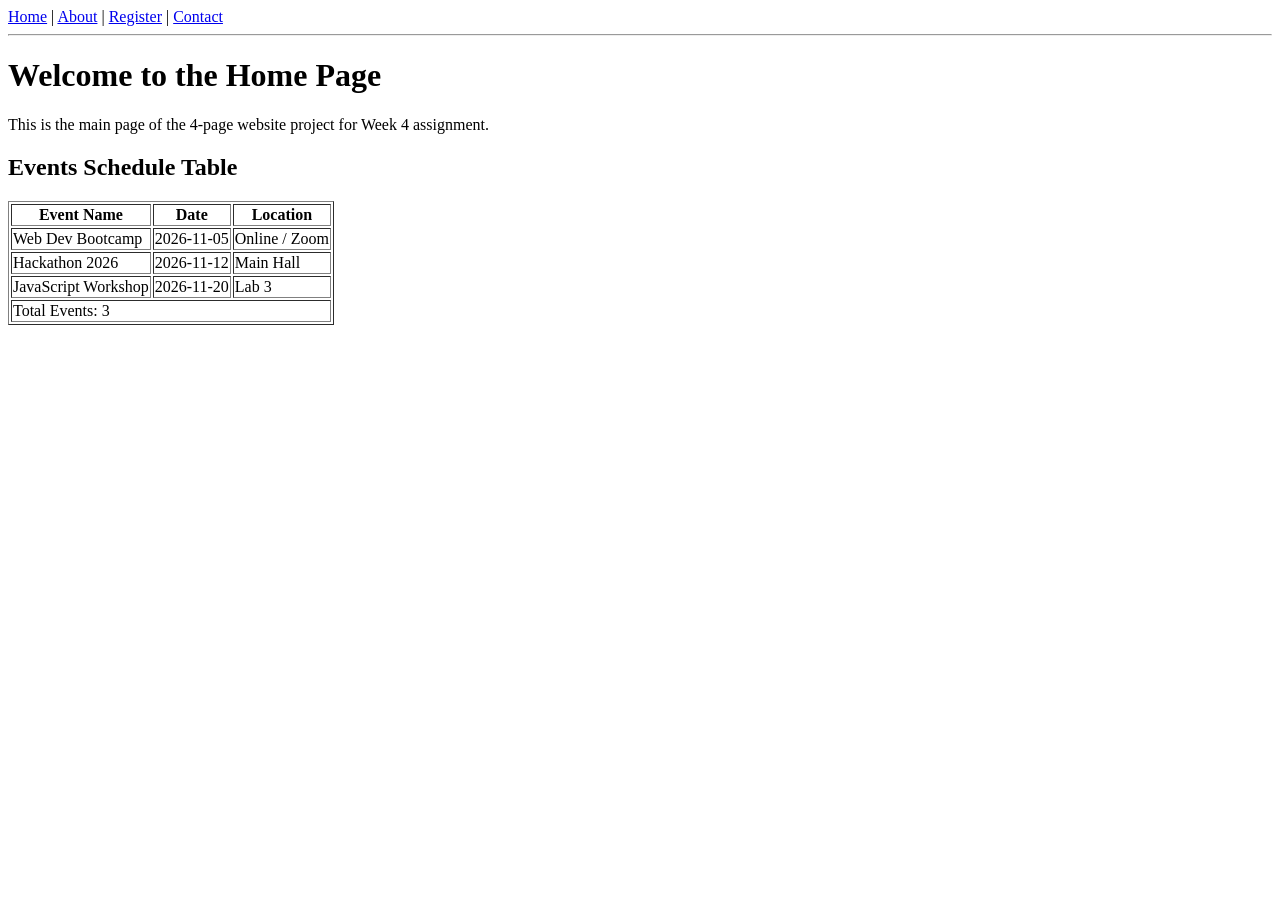
<file: week4/index.html>
<!DOCTYPE html>
<html lang="en">

<head>
    <!-- Task 4.4: Meta tags & Favicon -->
    <meta charset="UTF-8">
    <meta name="viewport" content="width=device-width, initial-scale=1.0">
    <meta name="description" content="Home Page - Week 4 Web Development Assignment">
    <meta name="keywords" content="HTML, Home, Navigation, Web Development">
    <meta name="author" content="Shivayadav">
    <link rel="icon" type="image/x-icon" href="https://via.placeholder.com/16">
    <title>Home - Week 4 Assignment</title>
</head>

<body>

    <!-- Task 4.5: Navigation Menu Linking 4 Pages -->
    <header>
        <nav>
            <a href="index.html">Home</a> |
            <a href="about.html">About</a> |
            <a href="register.html">Register</a> |
            <a href="contact.html">Contact</a>
        </nav>
    </header>
    <hr>

    <main>
        <h1>Welcome to the Home Page</h1>
        <p>This is the main page of the 4-page website project for Week 4 assignment.</p>

        <!-- Task 4.3: Events Table -->
        <h2>Events Schedule Table</h2>
        <table border="1">
            <thead>
                <tr>
                    <th>Event Name</th>
                    <th>Date</th>
                    <th>Location</th>
                </tr>
            </thead>
            <tbody>
                <tr>
                    <td>Web Dev Bootcamp</td>
                    <td>2026-11-05</td>
                    <td>Online / Zoom</td>
                </tr>
                <tr>
                    <td>Hackathon 2026</td>
                    <td>2026-11-12</td>
                    <td>Main Hall</td>
                </tr>
                <tr>
                    <td>JavaScript Workshop</td>
                    <td>2026-11-20</td>
                    <td>Lab 3</td>
                </tr>
            </tbody>
            <tfoot>
                <tr>
                    <td colspan="3">Total Events: 3</td>
                </tr>
            </tfoot>
        </table>
    </main>

</body>

</html>
</file>
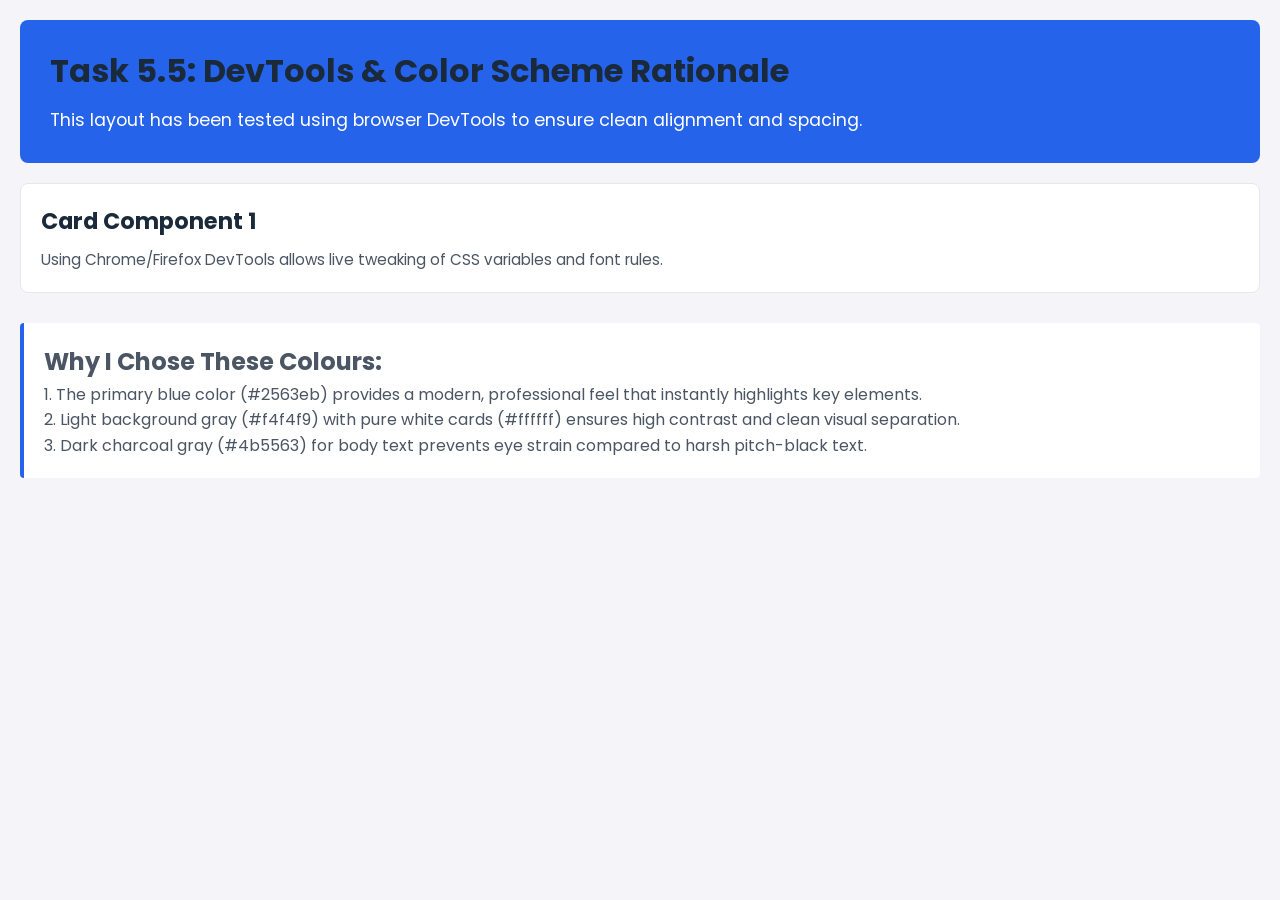
<file: week5/index.html>
<!DOCTYPE html>
<html lang="en">

<head>
    <meta charset="UTF-8">
    <meta name="viewport" content="width=device-width, initial-scale=1.0">
    <title>Week 5 Assignment</title>

    <!-- Task 5.3: Google Font (Poppins) Import -->
    <link rel="preconnect" href="https://fonts.googleapis.com">
    <link rel="preconnect" href="https://fonts.gstatic.com" crossorigin>
    <link href="https://fonts.googleapis.com/css2?family=Poppins:wght@300;400;600&display=swap" rel="stylesheet">

    <!-- Task 5.1 & 5.5: External Stylesheet Linked -->
    <link rel="stylesheet" href="style.css">
</head>

<body>

    <!-- Task 5.2, 5.3 & 5.4: Hero section -->
    <div id="hero">
        <h1>Task 5.5: DevTools & Color Scheme Rationale</h1>
        <p>This layout has been tested using browser DevTools to ensure clean alignment and spacing.</p>
    </div>

    <!-- Task 5.2, 5.3 & 5.4: Cards -->
    <div class="card">
        <h2>Card Component 1</h2>
        <p>Using Chrome/Firefox DevTools allows live tweaking of CSS variables and font rules.</p>
    </div>

    <!-- Task 5.5: 3 lines on why these colours were chosen -->
    <section class="color-reasons">
        <h2>Why I Chose These Colours:</h2>
        <p>1. The primary blue color (#2563eb) provides a modern, professional feel that instantly highlights key
            elements.</p>
        <p>2. Light background gray (#f4f4f9) with pure white cards (#ffffff) ensures high contrast and clean visual
            separation.</p>
        <p>3. Dark charcoal gray (#4b5563) for body text prevents eye strain compared to harsh pitch-black text.</p>
    </section>

</body>

</html>
</file>
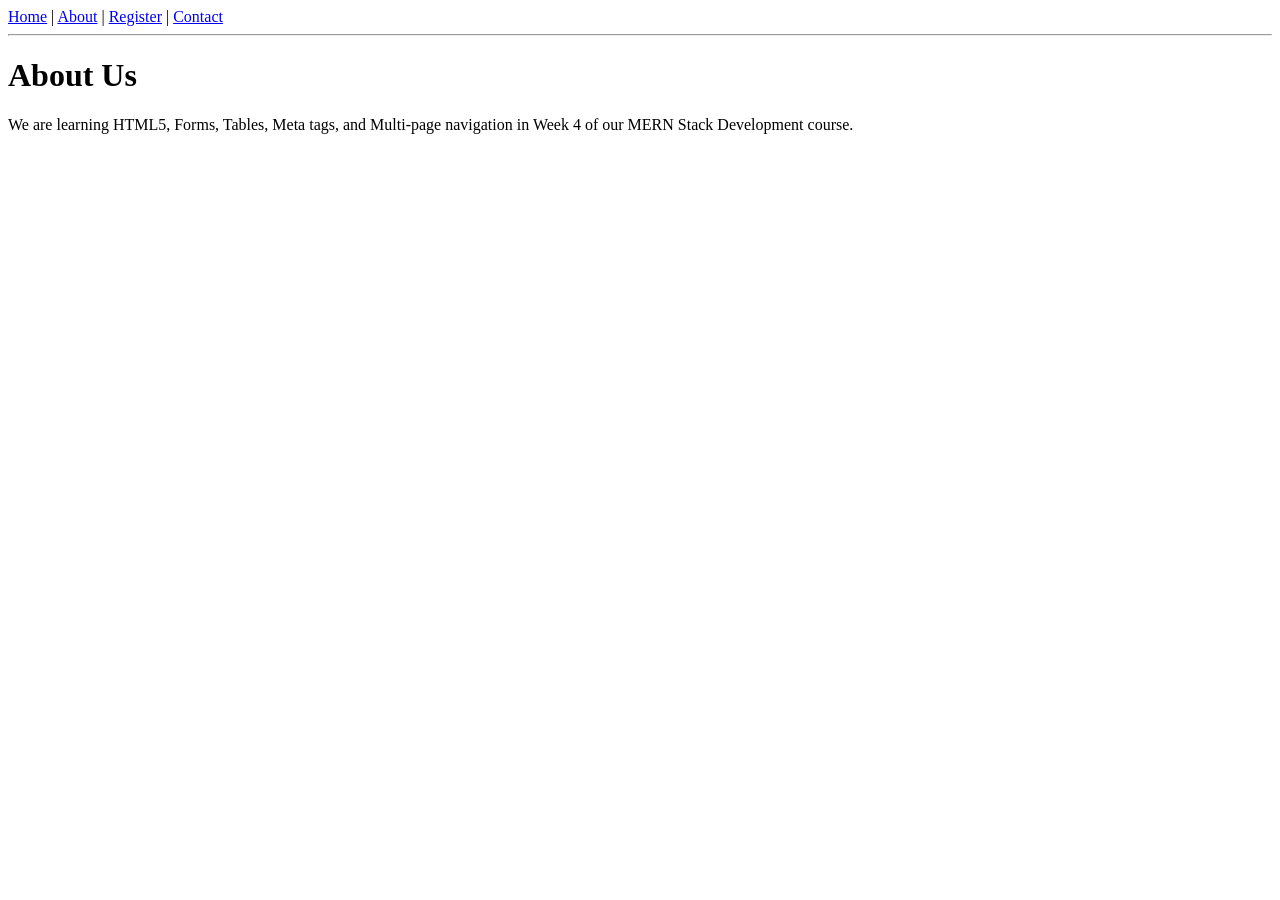
<file: week4/about.html>
<!DOCTYPE html>
<html lang="en">

<head>
    <meta charset="UTF-8">
    <meta name="viewport" content="width=device-width, initial-scale=1.0">
    <meta name="description" content="About Us Page - Week 4 Web Development Assignment">
    <title>About Us - Week 4 Assignment</title>
</head>

<body>

    <!-- Task 4.5: Navigation Menu Linking 4 Pages -->
    <header>
        <nav>
            <a href="index.html">Home</a> |
            <a href="about.html">About</a> |
            <a href="register.html">Register</a> |
            <a href="contact.html">Contact</a>
        </nav>
    </header>
    <hr>

    <main>
        <h1>About Us</h1>
        <p>We are learning HTML5, Forms, Tables, Meta tags, and Multi-page navigation in Week 4 of our MERN Stack
            Development course.</p>
    </main>

</body>

</html>
</file>
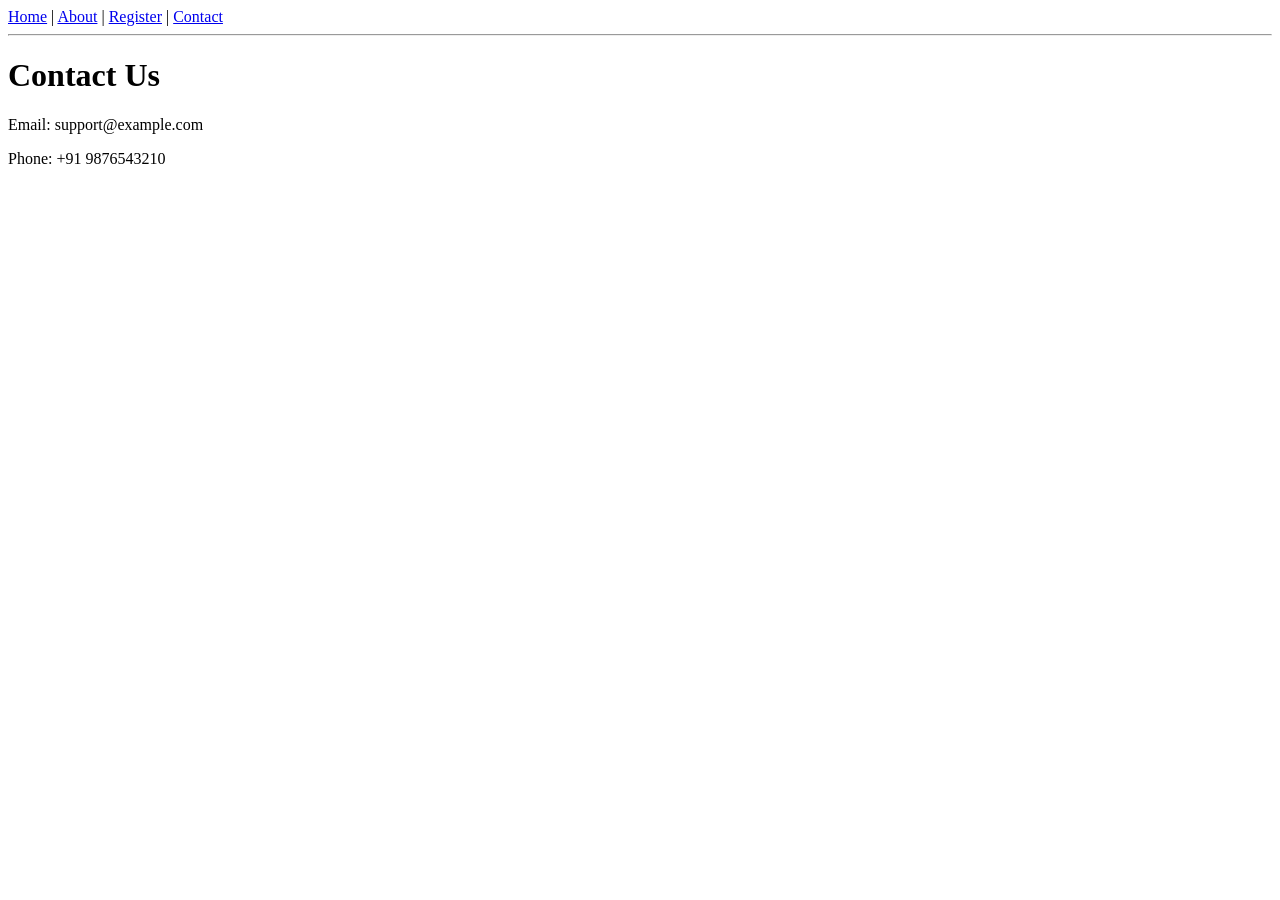
<file: week4/contect.html>
<!DOCTYPE html>
<html lang="en">

<head>
    <meta charset="UTF-8">
    <meta name="viewport" content="width=device-width, initial-scale=1.0">
    <meta name="description" content="Contact Us Page - Week 4 Web Development Assignment">
    <title>Contact Us - Week 4 Assignment</title>
</head>

<body>

    <!-- Task 4.5: Navigation Menu Linking 4 Pages -->
    <header>
        <nav>
            <a href="index.html">Home</a> |
            <a href="about.html">About</a> |
            <a href="register.html">Register</a> |
            <a href="contact.html">Contact</a>
        </nav>
    </header>
    <hr>

    <main>
        <h1>Contact Us</h1>
        <p>Email: support@example.com</p>
        <p>Phone: +91 9876543210</p>
    </main>

</body>

</html>
</file>
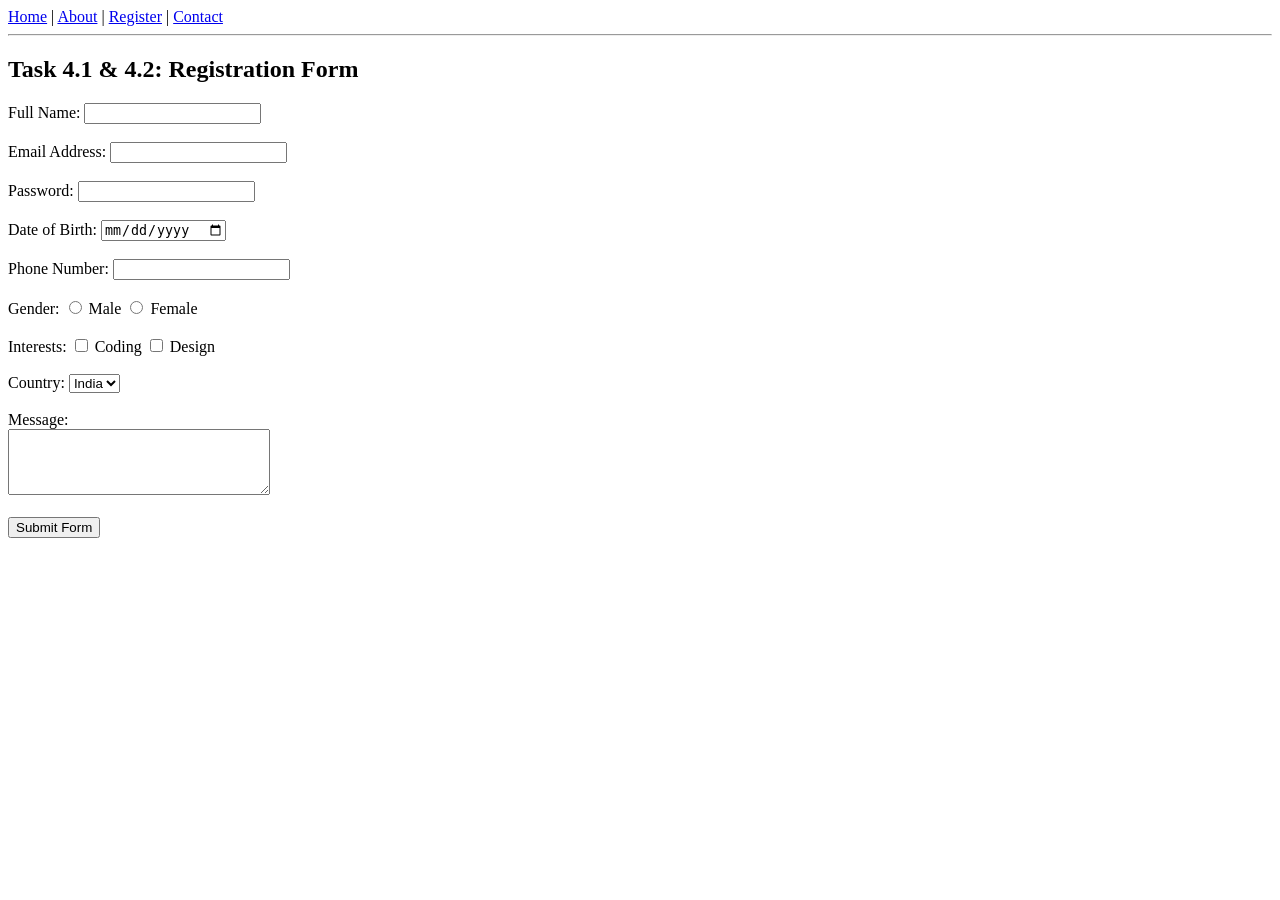
<file: week4/register.html>
<!DOCTYPE html>
<html lang="en">

<head>
    <meta charset="UTF-8">
    <meta name="viewport" content="width=device-width, initial-scale=1.0">
    <meta name="description" content="Register Page - Week 4 Web Development Assignment">
    <title>Register - Week 4 Assignment</title>
</head>

<body>

    <!-- Task 4.5: Navigation Menu Linking 4 Pages -->
    <header>
        <nav>
            <a href="index.html">Home</a> |
            <a href="about.html">About</a> |
            <a href="register.html">Register</a> |
            <a href="contact.html">Contact</a>
        </nav>
    </header>
    <hr>

    <main>
        <h2>Task 4.1 & 4.2: Registration Form</h2>

        <form action="#" method="POST">
            <div>
                <label for="name">Full Name:</label>
                <input type="text" id="name" name="name" required>
            </div>
            <br>

            <div>
                <label for="email">Email Address:</label>
                <input type="email" id="email" name="email" required>
            </div>
            <br>

            <div>
                <label for="password">Password:</label>
                <input type="password" id="password" name="password" required>
            </div>
            <br>

            <div>
                <label for="dob">Date of Birth:</label>
                <input type="date" id="dob" name="dob">
            </div>
            <br>

            <div>
                <label for="phone">Phone Number:</label>
                <input type="tel" id="phone" name="phone">
            </div>
            <br>

            <div>
                <label>Gender:</label>
                <input type="radio" id="male" name="gender" value="male">
                <label for="male">Male</label>
                <input type="radio" id="female" name="gender" value="female">
                <label for="female">Female</label>
            </div>
            <br>

            <div>
                <label>Interests:</label>
                <input type="checkbox" id="coding" name="interests" value="coding">
                <label for="coding">Coding</label>
                <input type="checkbox" id="design" name="interests" value="design">
                <label for="design">Design</label>
            </div>
            <br>

            <div>
                <label for="country">Country:</label>
                <select id="country" name="country">
                    <option value="india">India</option>
                    <option value="usa">USA</option>
                    <option value="uk">UK</option>
                </select>
            </div>
            <br>

            <div>
                <label for="message">Message:</label><br>
                <textarea id="message" name="message" rows="4" cols="30"></textarea>
            </div>
            <br>

            <div>
                <button type="submit">Submit Form</button>
            </div>
        </form>
    </main>

</body>

</html>
</file>
<file: week5/style.css>
/* Task 5.4: CSS Variables inside :root */
:root {
    --primary-color: #2563eb;
    --text-heading: #1a2a3a;
    --text-body: #4b5563;
    --bg-body: #f4f4f9;
    --bg-card: #ffffff;
    --border-color: #e5e7eb;
    --spacing-sm: 10px;
    --spacing-md: 20px;
    --spacing-lg: 30px;
    --border-radius: 8px;
}

/* Task 5.2 - Universal Selector */
* {
    box-sizing: border-box;
    margin: 0;
    padding: 0;
}

/* Task 5.3 & 5.4 - Typography & Layout */
body {
    font-family: 'Poppins', sans-serif;
    font-size: 16px;
    line-height: 1.6;
    color: var(--text-body);
    background-color: var(--bg-body);
    padding: var(--spacing-md);
}

h1 {
    font-size: 2rem;
    color: var(--text-heading);
    line-height: 1.3;
    margin-bottom: 15px;
}

/* Task 5.2 & 5.4 - ID Selector */
#hero {
    background-color: var(--primary-color);
    color: #ffffff;
    padding: var(--spacing-lg);
    border-radius: var(--border-radius);
    margin-bottom: var(--spacing-md);
}

#hero p {
    font-size: 1.1rem;
    line-height: 1.5;
}

/* Task 5.2 & 5.4 - Class Selector */
.card {
    background-color: var(--bg-card);
    border: 1px solid var(--border-color);
    padding: var(--spacing-md);
    border-radius: var(--border-radius);
    margin-top: var(--spacing-sm);
}

.card h2 {
    font-size: 1.4rem;
    color: var(--text-heading);
    margin-bottom: 8px;
}

.card p {
    font-size: 0.95rem;
    color: var(--text-body);
    line-height: 1.6;
}

/* Task 5.5 - Color Choice Section */
.color-reasons {
    margin-top: var(--spacing-lg);
    padding: var(--spacing-md);
    background-color: var(--bg-card);
    border-left: 4px solid var(--primary-color);
    border-radius: 4px;
}
</file>
